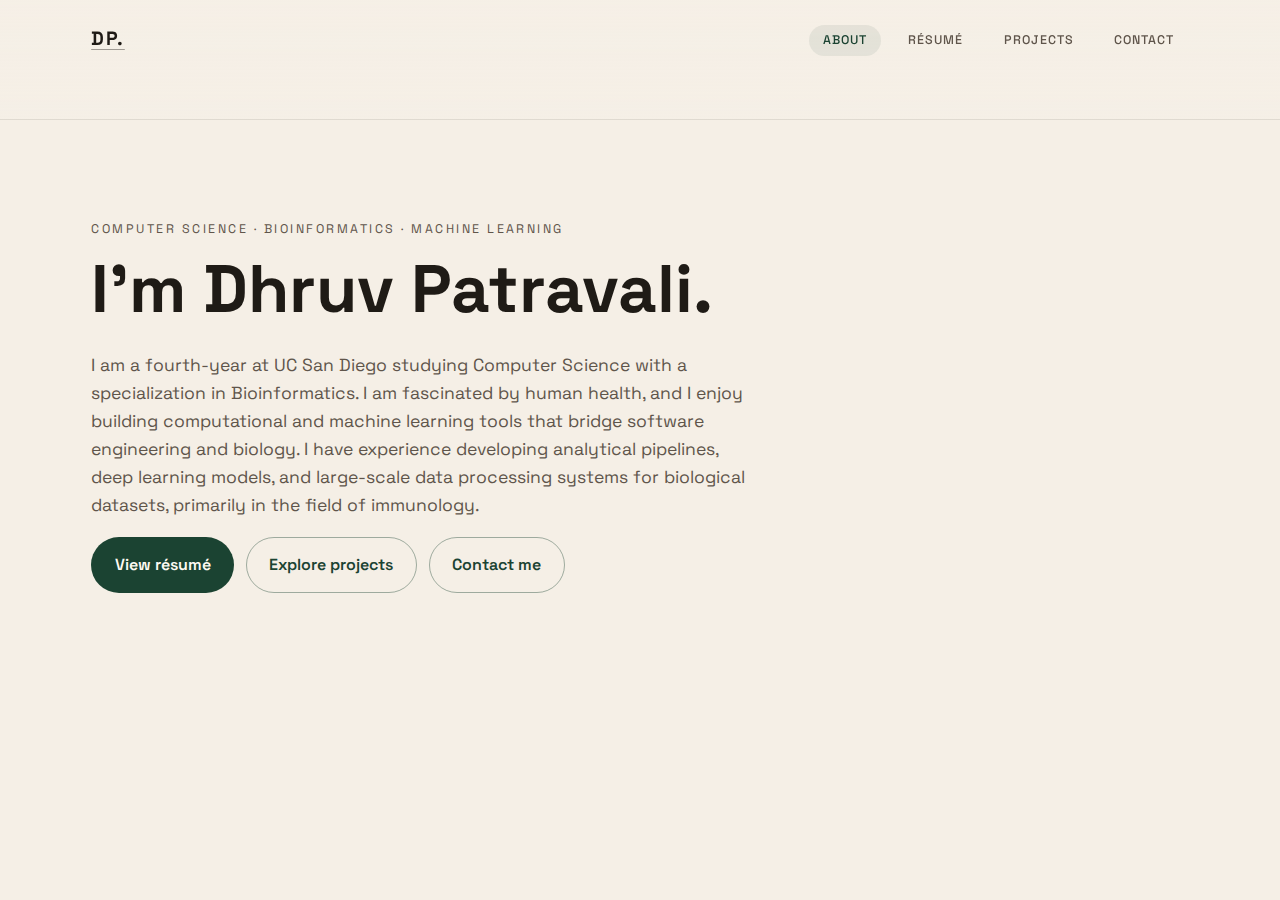
<file: index.html>
<!DOCTYPE html>
<html lang="en">
  <head>
    <meta charset="UTF-8" />
    <meta name="viewport" content="width=device-width, initial-scale=1" />
    <title>Dhruv Patravali · About</title>
    <meta
      name="description"
      content="About page for Dhruv Patravali, a UC San Diego computer science student specializing in bioinformatics, immunology data, and machine learning."
    />
    <link rel="stylesheet" href="styles.css" />
  </head>
  <body>
    <header>
      <div class="site-shell">
        <nav class="navbar">
          <a class="navbar__brand" href="index.html">DP.</a>
          <button
            class="navbar__toggle"
            type="button"
            aria-expanded="false"
            data-nav-toggle
          >
            Menu
          </button>
          <ul class="navbar__links">
            <li><a class="is-active" href="index.html">About</a></li>
            <li><a href="resume.html">Résumé</a></li>
            <li><a href="projects.html">Projects</a></li>
            <li><a href="contact.html">Contact</a></li>
          </ul>
        </nav>
      </div>
    </header>

    <main class="site-shell">
      <section class="hero">
        <p class="hero__kicker">Computer Science · Bioinformatics · Machine Learning</p>
        <h1 class="hero__title">I’m Dhruv Patravali.</h1>
        <p class="hero__lead">
            I am a fourth-year at UC San Diego studying Computer Science with a specialization in Bioinformatics. I am fascinated by human health, and I enjoy building computational and machine learning tools that bridge software engineering and biology. I have experience developing analytical pipelines, deep learning models, and large-scale data processing systems for biological datasets, primarily in the field of immunology. 
        </p>
        <!-- <div class="pill-group">
          <span class="pill">Spatial Transcriptomics</span>
          <span class="pill">PyTorch &amp; XGBoost</span>
          <span class="pill">Spring Boot APIs</span>
          <span class="pill">Scientific Storytelling</span>
        </div> -->
        <div class="cta-row">
          <a class="btn btn--dark" href="resume.html">View résumé</a>
          <a class="btn btn--ghost" href="projects.html">Explore projects</a>
          <!-- <a class="badge-link" href="mailto:dhruv.patravali@gmail.com"
            >dhruv.patravali@gmail.com</a
          > -->
          <a class="btn btn--ghost" href="contact.html">Contact me</a>
        </div>
      </section>

      <!-- <section class="section">
        <div class="section__heading">
          <h2 class="section__title">Snapshot</h2>
        </div>
        <div class="card-grid">
          <article class="card">
            <h3>Currently</h3>
            <ul class="list-clean">
              <li>Undergraduate Bioinformatics Researcher @ Goldrath Lab</li>
              <li>Research Intern alumni @ La Jolla Institute for Immunology</li>
              <li>Software experience with Zealie LLC and DIVRT</li>
            </ul>
          </article>
          <article class="card">
            <h3>Focus areas</h3>
            <ul class="list-clean">
              <li>Machine learning architectures for immunology data</li>
              <li>Automated analysis pipelines &amp; visualization</li>
              <li>Technical writing and conference communications</li>
            </ul>
          </article>
          <article class="card">
            <h3>Highlights</h3>
            <ul class="list-clean">
              <li>Best Poster · 2025 La Jolla Immunology Conference</li>
              <li>Founder &amp; Co-President · Executive Lecture Series Club</li>
              <li>Provost Honors (6x) at UC San Diego</li>
            </ul>
          </article>
        </div>
      </section>
    </main> -->


    <script src="scripts.js" defer></script>
  </body>
</html>
</file>
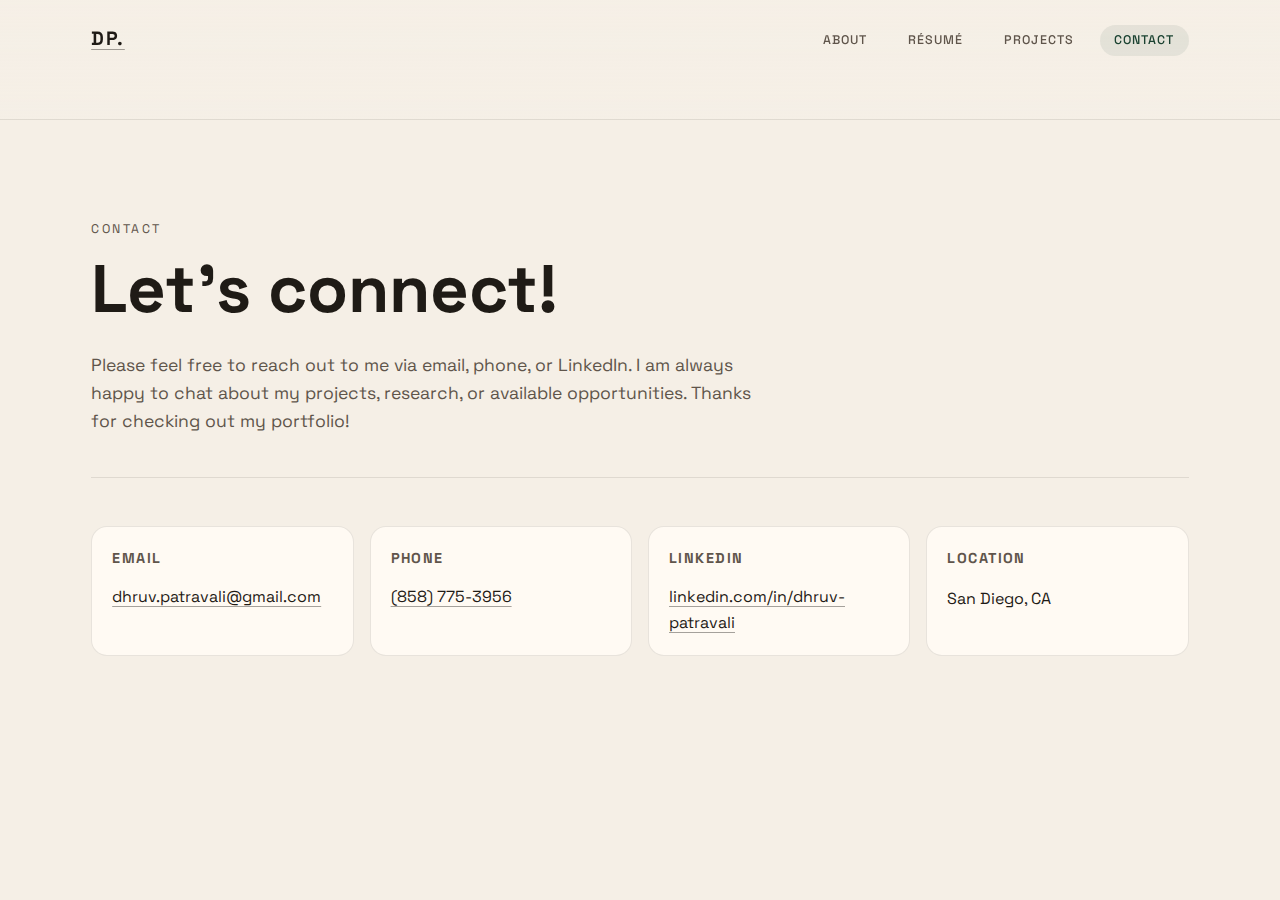
<file: contact.html>
<!DOCTYPE html>
<html lang="en">
  <head>
    <meta charset="UTF-8" />
    <meta name="viewport" content="width=device-width, initial-scale=1" />
    <title>Dhruv Patravali · Contact</title>
    <link rel="stylesheet" href="styles.css" />
  </head>
  <body>
    <header>
      <div class="site-shell">
        <nav class="navbar">
          <a class="navbar__brand" href="index.html">DP.</a>
          <button class="navbar__toggle" type="button" aria-expanded="false" data-nav-toggle>
            Menu
          </button>
          <ul class="navbar__links">
            <li><a href="index.html">About</a></li>
            <li><a href="resume.html">Résumé</a></li>
            <li><a href="projects.html">Projects</a></li>
            <li><a class="is-active" href="contact.html">Contact</a></li>
          </ul>
        </nav>
      </div>
    </header>

    <main class="site-shell">
      <section class="hero" style="padding-bottom: 1.5rem;">
        <p class="hero__kicker">Contact</p>
        <h1 class="hero__title">Let’s connect!</h1>
        <p class="hero__lead">
          Please feel free to reach out to me via email, phone, or LinkedIn. I am always happy to chat about my projects, research, or available opportunities. Thanks for checking out my portfolio!
        </p>
      </section>

      <section class="section">
        <div class="contact-grid">
          <article class="contact-card">
            <h3>Email</h3>
            <a href="mailto:dhruv.patravali@gmail.com">dhruv.patravali@gmail.com</a>
          </article>
          <article class="contact-card">
            <h3>Phone</h3>
            <a href="tel:+18587753956">(858) 775-3956</a>
          </article>
          <article class="contact-card">
            <h3>LinkedIn</h3>
            <a href="https://www.linkedin.com/in/dhruv-patravali/" target="_blank" rel="noopener noreferrer">
              linkedin.com/in/dhruv-patravali
            </a>
          </article>
          <article class="contact-card">
            <h3>Location</h3>
            <p>San Diego, CA</p>
          </article>
        </div>
      </section>
    </main>


    <script src="scripts.js" defer></script>
  </body>
</html>
</file>
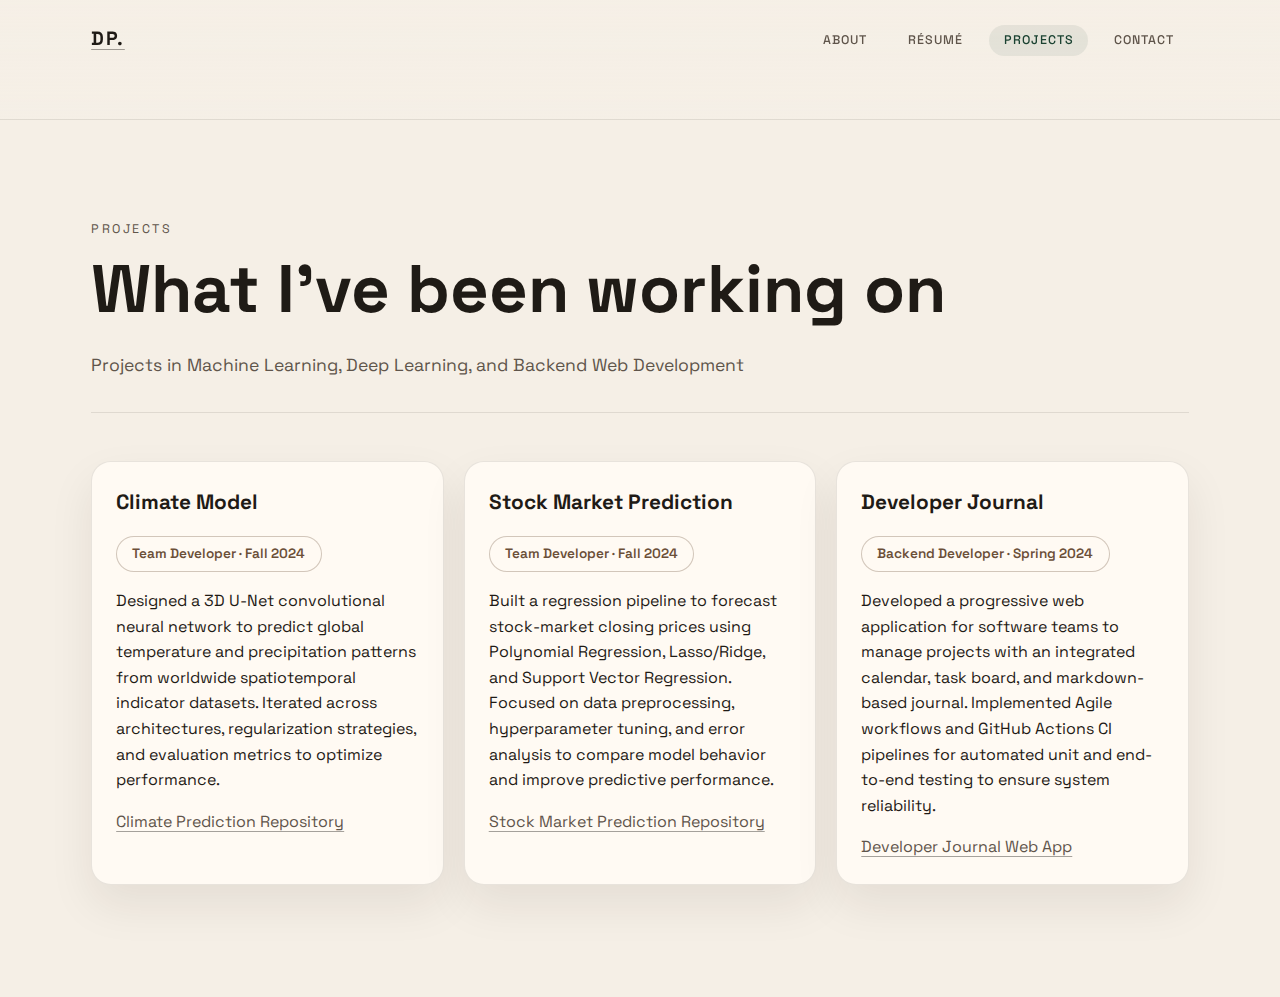
<file: projects.html>
<!DOCTYPE html>
<html lang="en">
  <head>
    <meta charset="UTF-8" />
    <meta name="viewport" content="width=device-width, initial-scale=1" />
    <title>Dhruv Patravali · Projects</title>
    <link rel="stylesheet" href="styles.css" />
  </head>
  <body>
    <header>
      <div class="site-shell">
        <nav class="navbar">
          <a class="navbar__brand" href="index.html">DP.</a>
          <button class="navbar__toggle" type="button" aria-expanded="false" data-nav-toggle>
            Menu
          </button>
          <ul class="navbar__links">
            <li><a href="index.html">About</a></li>
            <li><a href="resume.html">Résumé</a></li>
            <li><a class="is-active" href="projects.html">Projects</a></li>
            <li><a href="contact.html">Contact</a></li>
          </ul>
        </nav>
      </div>
    </header>

    <main class="site-shell">
      <section class="hero" style="padding-bottom: 1rem;">
        <p class="hero__kicker">Projects</p>
        <h1 class="hero__title">What I've been working on</h1>
        <p class="hero__lead">
          Projects in Machine Learning, Deep Learning, and Backend Web Development
        </p>
      </section>

      <section class="section">
        <div class="card-grid">
          <article class="card">
            <div class="section__heading" style="margin-bottom: 0.75rem;">
              <h2 class="section__title" style="font-size: 1.3rem; margin: 0;">Climate Model</h2>
              <span class="pill">Team Developer · Fall 2024</span>
            </div>
            <p>
              Designed a 3D U-Net convolutional neural network to predict global temperature and precipitation patterns from worldwide spatiotemporal indicator datasets. Iterated across architectures, regularization strategies, and evaluation metrics to optimize performance.
            </p>
            <ul class="list-clean">
              <!-- <li>PyTorch · 3D U-Net · Climate ML</li> -->
              <li><a href="https://github.com/dpatravaliUCSD/CSE151b-KaggleCompetition">Climate Prediction Repository</a></li>
            </ul>
          </article>

          <article class="card">
            <div class="section__heading" style="margin-bottom: 0.75rem;">
              <h2 class="section__title" style="font-size: 1.3rem; margin: 0;">Stock Market Prediction</h2>
              <span class="pill">Team Developer · Fall 2024</span>
            </div>
            <p>
              Built a regression pipeline to forecast stock-market closing prices using Polynomial Regression, Lasso/Ridge, and Support Vector Regression. Focused on data preprocessing, hyperparameter tuning, and error analysis to compare model behavior and improve predictive performance.
            </p>
            <ul class="list-clean">
              <li><a href="https://github.com/d-patravali/CSE151A_Project_2024">Stock Market Prediction Repository</a></li>
            </ul>
          </article>

          <article class="card">
            <div class="section__heading" style="margin-bottom: 0.75rem;">
              <h2 class="section__title" style="font-size: 1.3rem; margin: 0;">Developer Journal</h2>
              <span class="pill">Backend Developer · Spring 2024</span>
            </div>
            <p>
              Developed a progressive web application for software teams to manage projects with an integrated calendar, task board, and markdown-based journal. Implemented Agile workflows and GitHub Actions CI pipelines for automated unit and end-to-end testing to ensure system reliability.
            </p>
            <ul class="list-clean">
              <li><a href="https://cse110-sp24-group21.github.io/cse110-sp24-group21/">Developer Journal Web App</a></li>
            </ul>
          </article>
        </div>
      </section>
    </main>


    <script src="scripts.js" defer></script>
  </body>
</html>
</file>
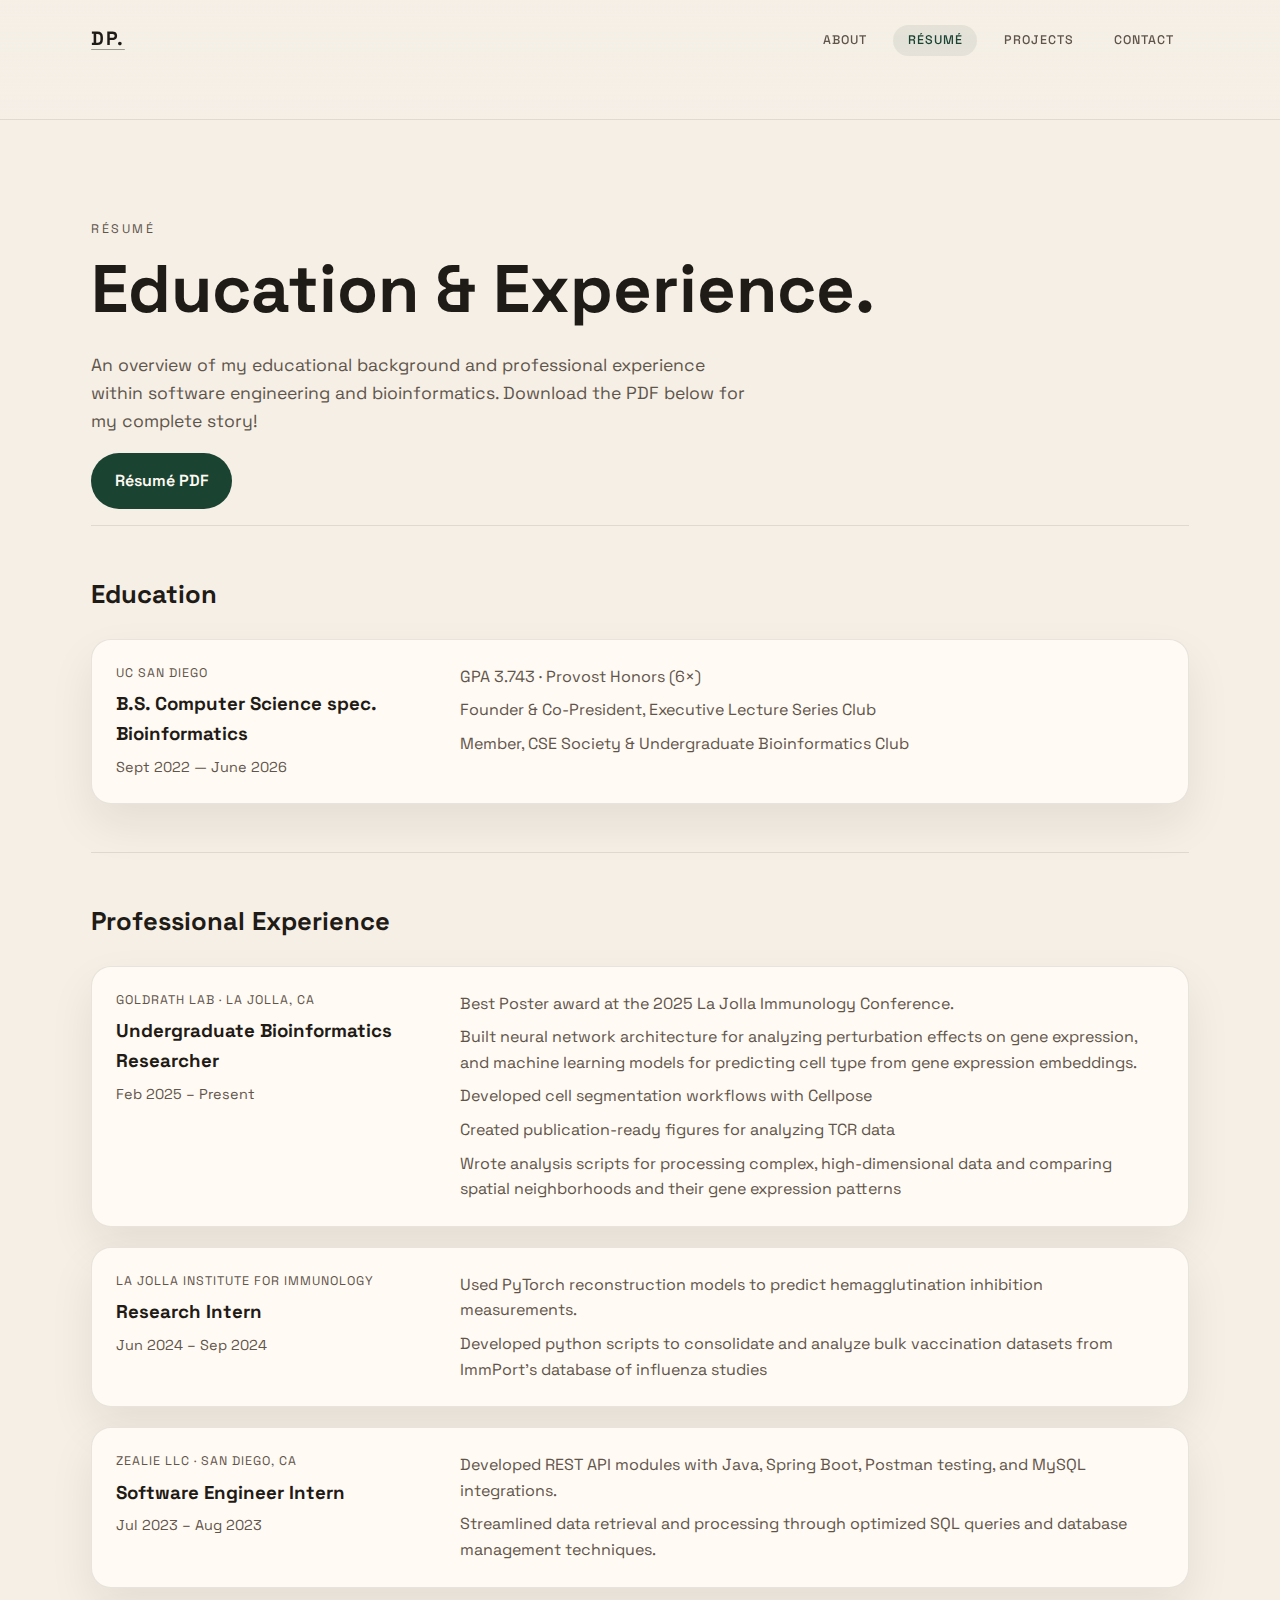
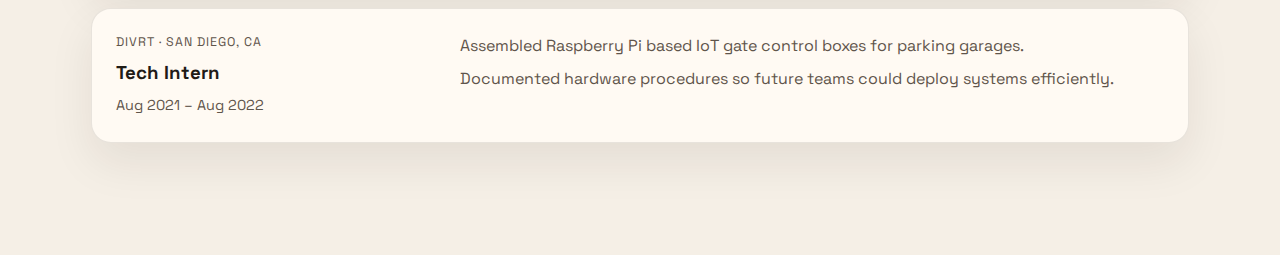
<file: resume.html>
<!DOCTYPE html>
<html lang="en">
  <head>
    <meta charset="UTF-8" />
    <meta name="viewport" content="width=device-width, initial-scale=1" />
    <title>Dhruv Patravali · Résumé</title>
    <link rel="stylesheet" href="styles.css" />
  </head>
  <body>
    <header>
      <div class="site-shell">
        <nav class="navbar">
          <a class="navbar__brand" href="index.html">DP.</a>
          <button class="navbar__toggle" type="button" aria-expanded="false" data-nav-toggle>
            Menu
          </button>
          <ul class="navbar__links">
            <li><a href="index.html">About</a></li>
            <li><a class="is-active" href="resume.html">Résumé</a></li>
            <li><a href="projects.html">Projects</a></li>
            <li><a href="contact.html">Contact</a></li>
          </ul>
        </nav>
      </div>
    </header>

    <main class="site-shell">
      <section class="hero" style="padding-bottom: 1rem;">
        <p class="hero__kicker">Résumé</p>
        <h1 class="hero__title">Education &amp; Experience.</h1>
        <p class="hero__lead">
          An overview of my educational background and professional experience within software
          engineering and bioinformatics. Download the PDF below for my complete story!
        </p>
        <div class="cta-row">
          <a class="btn btn--dark" href="assets/Dhruv_Patravali_Resume.pdf" target="_blank" rel="noopener noreferrer">
           Résumé PDF 
          </a>
        </div>
      </section>

      <section class="section">
        <div class="section__heading">
          <h2 class="section__title">Education</h2>
        </div>
        <div class="experience-list">
          <article class="experience-card">
            <div class="experience-card__meta">
              <p class="experience-card__org">UC San Diego</p>
              <h3>B.S. Computer Science spec. Bioinformatics</h3>
              <p class="experience-card__dates">Sept 2022 — June 2026</p>
            </div>
            <div class="experience-card__details">
              <ul class="list-clean">
                <li>GPA 3.743 · Provost Honors (6×)</li>
                <li>Founder &amp; Co-President, Executive Lecture Series Club</li>
                <li>Member, CSE Society &amp; Undergraduate Bioinformatics Club</li>
              </ul>
            </div>
          </article>
        </div>
      </section>

      <section class="section">
        <div class="section__heading">
          <h2 class="section__title">Professional Experience</h2>
        </div>
        <div class="experience-list">
          <article class="experience-card">
            <div class="experience-card__meta">
              <p class="experience-card__org">Goldrath Lab · La Jolla, CA</p>
              <h3>Undergraduate Bioinformatics Researcher</h3>
              <p class="experience-card__dates">Feb 2025 – Present</p>
            </div>
            <div class="experience-card__details">
              <ul class="list-clean">
                <li>Best Poster award at the 2025 La Jolla Immunology Conference.</li>
                <li>
                  Built neural network architecture for analyzing perturbation effects on gene expression, and machine learning models for predicting cell type from gene expression embeddings. 
                </li>
                <li>Developed cell segmentation workflows with Cellpose</li>
                <li>Created publication-ready figures for analyzing TCR data</li>
                <li>Wrote analysis scripts for processing complex, high-dimensional data and comparing spatial neighborhoods and their gene expression patterns</li>
              </ul>
            </div>
          </article>

          <article class="experience-card">
            <div class="experience-card__meta">
              <p class="experience-card__org">La Jolla Institute for Immunology</p>
              <h3>Research Intern</h3>
              <p class="experience-card__dates">Jun 2024 – Sep 2024</p>
            </div>
            <div class="experience-card__details">
              <ul class="list-clean">
                <li>Used PyTorch reconstruction models to predict hemagglutination inhibition measurements.</li>
                <li>Developed python scripts to consolidate and analyze bulk vaccination datasets from ImmPort's database of influenza studies</li>
              </ul>
            </div>
          </article>

          <article class="experience-card">
            <div class="experience-card__meta">
              <p class="experience-card__org">Zealie LLC · San Diego, CA</p>
              <h3>Software Engineer Intern</h3>
              <p class="experience-card__dates">Jul 2023 – Aug 2023</p>
            </div>
            <div class="experience-card__details">
              <ul class="list-clean">
                <li>Developed REST API modules with Java, Spring Boot, Postman testing, and MySQL integrations.</li>
                <li>Streamlined data retrieval and processing through optimized SQL queries and database management techniques.
                </li>
              </ul>
            </div>
          </article>

          <article class="experience-card">
            <div class="experience-card__meta">
              <p class="experience-card__org">DIVRT · San Diego, CA</p>
              <h3>Tech Intern</h3>
              <p class="experience-card__dates">Aug 2021 – Aug 2022</p>
            </div>
            <div class="experience-card__details">
              <ul class="list-clean">
                <li>Assembled Raspberry Pi based IoT gate control boxes for parking garages.</li>
                <li>Documented hardware procedures so future teams could deploy systems efficiently.</li>
              </ul>
            </div>
          </article>
        </div>
      </section>

  

    <script src="scripts.js" defer></script>
  </body>
</html>
</file>
<file: styles.css>
@import url('https://fonts.googleapis.com/css2?family=Space+Grotesk:wght@400;500;600;700&family=Inter:wght@400;500;600&display=swap');

:root {
  --cream: #f5efe6;
  --paper: #fffaf3;
  --ink: #1f1b16;
  --muted: #5f554b;
  --brown: #6b4f38;
  --forest: #1b4332;
  --accent: #806443;
  --border: rgba(31, 27, 22, 0.1);
  --shadow: 0 20px 45px rgba(33, 24, 13, 0.08);
}

*,
*::before,
*::after {
  box-sizing: border-box;
}

body {
  margin: 0;
  font-family: 'Space Grotesk', 'Inter', system-ui, -apple-system, BlinkMacSystemFont, 'Segoe UI', sans-serif;
  color: var(--ink);
  background: var(--cream);
  line-height: 1.6;
  min-height: 100vh;
}

a {
  color: inherit;
}

a:not(.btn) {
  text-decoration: underline;
  text-decoration-color: rgba(31, 27, 22, 0.4);
  text-underline-offset: 4px;
}

a:not(.btn):hover {
  text-decoration-color: var(--ink);
}

img {
  max-width: 100%;
  display: block;
}

.site-shell {
  max-width: 1200px;
  margin: 0 auto;
  padding: 1.5rem clamp(1.5rem, 4vw, 3.5rem) 4rem;
}

header {
  position: sticky;
  top: 0;
  background: linear-gradient(180deg, rgba(245, 239, 230, 0.95), rgba(245, 239, 230, 0.8));
  backdrop-filter: blur(8px);
  z-index: 10;
  border-bottom: 1px solid var(--border);
}

.navbar {
  display: flex;
  align-items: center;
  justify-content: space-between;
  gap: 1.25rem;
}

.navbar__brand {
  font-weight: 700;
  font-size: 1.2rem;
  letter-spacing: 0.08em;
}

.navbar__links {
  list-style: none;
  display: flex;
  gap: 0.75rem;
  margin: 0;
  padding: 0;
}

.navbar__links a {
  text-decoration: none;
  font-weight: 500;
  padding: 0.45rem 0.9rem;
  border-radius: 999px;
  text-transform: uppercase;
  letter-spacing: 0.08em;
  font-size: 0.78rem;
  color: var(--muted);
}

.navbar__links a:is(:hover, .is-active) {
  background: rgba(27, 67, 50, 0.08);
  color: var(--forest);
}

.navbar__toggle {
  display: none;
  border: 1px solid var(--border);
  border-radius: 999px;
  background: transparent;
  padding: 0.45rem 0.9rem;
  font-weight: 600;
}

main {
  padding-top: 4rem;
}

.hero {
  padding: 4rem 0 2rem;
}

.hero__layout {
  display: flex;
  flex-wrap: wrap;
  gap: clamp(2rem, 5vw, 4rem);
  align-items: flex-start;
}

.hero__content {
  flex: 1 1 460px;
  min-width: 300px;
}

.hero__photo {
  flex: 0 0 320px;
  width: min(100%, 360px);
  margin: 2.5rem 0 0 auto;
  text-align: center;
}

.hero__photo img {
  width: 100%;
  border-radius: 1.75rem;
  border: 1px solid var(--border);
  box-shadow: var(--shadow);
  object-fit: cover;
}

.hero__photo figcaption {
  margin-top: 0.5rem;
  font-size: 0.85rem;
  letter-spacing: 0.08em;
  text-transform: uppercase;
  color: var(--muted);
}

.hero__kicker {
  text-transform: uppercase;
  letter-spacing: 0.2em;
  font-size: 0.78rem;
  color: var(--muted);
}

.hero__title {
  font-size: clamp(2.8rem, 6vw, 4.2rem);
  line-height: 1.1;
  margin: 0.5rem 0 1.5rem;
}

.hero__lead {
  max-width: 60ch;
  font-size: 1.1rem;
  color: var(--muted);
}


.pill-group {
  display: flex;
  flex-wrap: wrap;
  gap: 0.5rem;
  margin: 1.5rem 0 2rem;
}

.pill {
  padding: 0.4rem 0.95rem;
  border-radius: 999px;
  background: var(--paper);
  border: 1px solid rgba(107, 79, 56, 0.3);
  font-size: 0.85rem;
  font-weight: 600;
  color: var(--brown);
}

.cta-row {
  display: flex;
  flex-wrap: wrap;
  gap: 0.75rem;
  align-items: center;
}

.btn {
  display: inline-flex;
  align-items: center;
  justify-content: center;
  border-radius: 999px;
  padding: 0.9rem 1.4rem;
  border: 1px solid transparent;
  font-weight: 600;
  text-decoration: none;
  transition: transform 0.2s ease, background 0.2s ease;
}

.btn--dark {
  background: var(--forest);
  color: #fefaf3;
}

.btn--dark:hover {
  transform: translateY(-1px);
}

.btn--ghost {
  border-color: rgba(27, 67, 50, 0.4);
  color: var(--forest);
  background: transparent;
}

.section {
  padding: 3rem 0;
  border-top: 1px solid var(--border);
}

.section__heading {
  display: flex;
  justify-content: space-between;
  align-items: center;
  flex-wrap: wrap;
  gap: 1rem;
  margin-bottom: 1.5rem;
}

.section__title {
  font-size: 1.6rem;
  margin: 0;
}

.card-grid {
  display: grid;
  grid-template-columns: repeat(auto-fit, minmax(250px, 1fr));
  gap: 1.25rem;
}

.card {
  background: var(--paper);
  border-radius: 1.25rem;
  border: 1px solid var(--border);
  padding: 1.5rem;
  box-shadow: var(--shadow);
}

.card h3 {
  margin-top: 0;
}

.list-clean {
  list-style: none;
  margin: 0;
  padding: 0;
  display: grid;
  gap: 0.5rem;
  color: var(--muted);
}

.badge-link {
  display: inline-flex;
  align-items: center;
  gap: 0.35rem;
  padding: 0.35rem 0.85rem;
  border-radius: 999px;
  background: rgba(31, 27, 22, 0.08);
  text-decoration: none;
  font-size: 0.85rem;
}

.experience-list {
  display: flex;
  flex-direction: column;
  gap: 1.25rem;
}

.experience-card {
  background: var(--paper);
  border-radius: 1.25rem;
  border: 1px solid var(--border);
  padding: 1.5rem;
  box-shadow: var(--shadow);
  display: flex;
  flex-wrap: wrap;
  gap: 1.5rem;
  align-items: flex-start;
}

.experience-card__meta {
  flex: 1 1 220px;
  max-width: 320px;
}

.experience-card__org {
  text-transform: uppercase;
  letter-spacing: 0.08em;
  font-size: 0.78rem;
  color: var(--muted);
  margin: 0 0 0.35rem;
}

.experience-card__meta h3 {
  margin: 0;
}

.experience-card__dates {
  margin: 0.4rem 0 0;
  font-size: 0.9rem;
  color: var(--muted);
}

.experience-card__details {
  flex: 2 1 320px;
}

.contact-grid {
  display: grid;
  grid-template-columns: repeat(auto-fit, minmax(220px, 1fr));
  gap: 1rem;
}

.contact-card {
  padding: 1.25rem;
  background: var(--paper);
  border-radius: 1rem;
  border: 1px solid var(--border);
}

.contact-card h3 {
  margin-top: 0;
  font-size: 0.9rem;
  letter-spacing: 0.1em;
  text-transform: uppercase;
  color: var(--muted);
}

footer {
  padding: 2rem 0 1.5rem;
  text-align: center;
  color: var(--muted);
  font-size: 0.9rem;
}

@media (max-width: 720px) {
  header {
    position: static;
  }

  .navbar__toggle {
    display: inline-flex;
  }

  .navbar__links {
    flex-direction: column;
    width: 100%;
    display: none;
    padding-bottom: 1rem;
  }

  .navbar__links.is-open {
    display: flex;
  }

  .hero__layout {
    flex-direction: column;
    align-items: flex-start;
  }

  .hero__photo {
    width: 100%;
    text-align: left;
    margin-top: 1rem;
  }

  .hero__photo img {
    max-width: 100%;
  }

  .cta-row {
    flex-direction: column;
    align-items: flex-start;
  }
}
</file>
